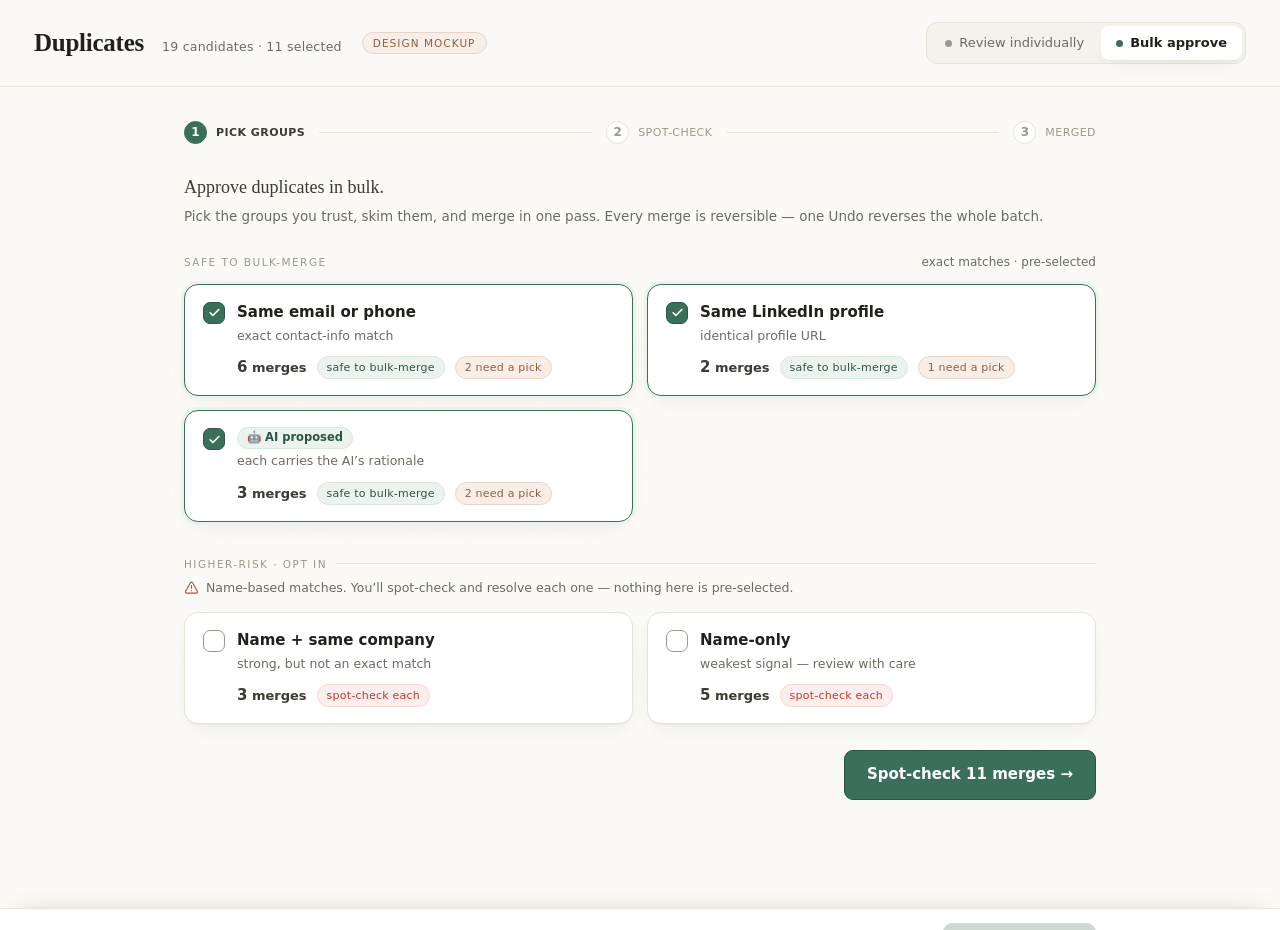
<file: design/bulk-approve-mockup.html>
<!DOCTYPE html>
<html lang="en">
<head>
<meta charset="utf-8" />
<meta name="viewport" content="width=device-width, initial-scale=1" />
<title>PRM · Bulk approve (design mockup)</title>
<!--
  Self-contained design prototype for the Duplicates → "Bulk approve" mode.
  Offline by construction (INV-1): no external requests, no web fonts, inline SVG + system serif only.
  Mock data; not wired to the daemon. Reuses workspace/styles.css tokens verbatim so it lifts into the app.
  Decisions reflected: (1) conflicts are resolved INLINE while flipping; (2) confident + AI groups are
  pre-checked, strong/fuzzy/review are opt-in behind an explicit confirm.
-->
<style>
:root{
  --paper:#fbfaf7; --panel:#fff; --parch:#f4f2ec;
  --ink:#21201b; --ink-2:#3c3a33; --muted:#6d6a60; --faint:#9c988b;
  --line:#e7e3d8; --line-2:#efece3;
  --accent:#3a6f5c; --accent-d:#2c5446; --accent-w:#ecf3ef;
  --clay:#9a5a3c; --clay-w:#f7efe7;
  --danger:#c0392b; --danger-w:#fbeeec;
  --serif:"Iowan Old Style","Palatino Linotype",Palatino,"Book Antiqua",Georgia,"Times New Roman",serif;
  --sans:-apple-system,BlinkMacSystemFont,"Segoe UI",system-ui,"Helvetica Neue",sans-serif;
  --mono:ui-monospace,SFMono-Regular,Menlo,Consolas,"Liberation Mono",monospace;
  --shadow:0 1px 2px rgba(40,36,28,.04),0 8px 24px -12px rgba(40,36,28,.14);
  --shadow-lg:0 2px 6px rgba(40,36,28,.06),0 24px 60px -22px rgba(40,36,28,.28);
}
*{box-sizing:border-box;}
html,body{height:100%;}
body{
  margin:0;color:var(--ink);background:var(--paper);
  font-family:var(--sans);font-size:15px;line-height:1.55;
  -webkit-font-smoothing:antialiased;text-rendering:optimizeLegibility;
  background-image:url("data:image/svg+xml,%3Csvg xmlns='http://www.w3.org/2000/svg' width='120' height='120'%3E%3Cfilter id='n'%3E%3CfeTurbulence type='fractalNoise' baseFrequency='0.8' numOctaves='2' stitchTiles='stitch'/%3E%3C/filter%3E%3Crect width='100%25' height='100%25' filter='url(%23n)' opacity='0.018'/%3E%3C/svg%3E");
}
.serif{font-family:var(--serif);}
.mono{font-family:var(--mono);}

/* ---------- top bar ---------- */
.topbar{display:flex;align-items:center;gap:20px;padding:22px 34px;border-bottom:1px solid var(--line);
  background:rgba(251,250,247,.86);backdrop-filter:saturate(1.1) blur(4px);position:sticky;top:0;z-index:20;}
.topbar h1{font-family:var(--serif);font-weight:600;font-size:25px;margin:0;letter-spacing:-.01em;}
.topbar h1 .sub{font-family:var(--sans);font-size:12.5px;color:var(--muted);font-weight:400;letter-spacing:.02em;margin-left:12px;}
.mocktag{font-size:10.5px;letter-spacing:.1em;text-transform:uppercase;color:var(--clay);background:var(--clay-w);
  border:1px solid #e7d6c8;border-radius:20px;padding:2px 10px;}
.undo-top{margin-left:auto;}

/* segmented mode toggle */
.modetoggle{display:inline-flex;background:var(--parch);border:1px solid var(--line);border-radius:11px;padding:3px;gap:2px;}
.modetoggle button{font:inherit;font-size:13px;font-weight:500;color:var(--muted);background:transparent;border:none;
  border-radius:8px;padding:7px 15px;cursor:pointer;transition:color .16s;display:flex;align-items:center;gap:7px;}
.modetoggle button .dot{width:7px;height:7px;border-radius:50%;background:var(--faint);transition:background .16s;}
.modetoggle button.on{background:var(--panel);color:var(--ink);box-shadow:var(--shadow);font-weight:600;}
.modetoggle button.on .dot{background:var(--accent);}

/* ---------- layout ---------- */
.wrap{max-width:980px;margin:0 auto;padding:30px 34px 130px;}

/* step rail */
.steps{display:flex;align-items:center;gap:0;margin:4px 0 30px;color:var(--faint);font-size:12.5px;}
.steps .st{display:flex;align-items:center;gap:9px;}
.steps .st .num{width:23px;height:23px;border-radius:50%;display:grid;place-items:center;font-size:12px;font-weight:600;
  border:1.5px solid var(--line);color:var(--faint);background:var(--panel);font-variant-numeric:tabular-nums;}
.steps .st .lab{letter-spacing:.04em;text-transform:uppercase;font-size:11px;}
.steps .st.on .num{border-color:var(--accent);background:var(--accent);color:#fff;}
.steps .st.on .lab{color:var(--ink-2);font-weight:600;}
.steps .st.done .num{border-color:var(--accent);color:var(--accent-d);}
.steps .bar{flex:1;height:1.5px;background:var(--line);margin:0 14px;border-radius:2px;}
.steps .bar.fill{background:var(--accent);}

.lede{font-family:var(--serif);font-size:18px;color:var(--ink-2);margin:0 0 4px;}
.lede-sub{color:var(--muted);font-size:13.5px;margin:0 0 22px;}

/* ---------- STEP 1 · group select ---------- */
.grouphdr{display:flex;align-items:baseline;gap:10px;margin:26px 0 12px;}
.grouphdr .eyebrow{font-size:10.5px;letter-spacing:.14em;text-transform:uppercase;color:var(--faint);}
.grouphdr .hint{font-size:12px;color:var(--muted);margin-left:auto;}
.groupgrid{display:grid;grid-template-columns:1fr 1fr;gap:14px;}
.groupcard{position:relative;border:1px solid var(--line);border-radius:14px;background:var(--panel);padding:16px 18px;
  cursor:pointer;transition:border-color .15s,box-shadow .15s,background .15s,transform .15s;box-shadow:var(--shadow);
  opacity:0;transform:translateY(10px);animation:rise .5s cubic-bezier(.2,.7,.2,1) forwards;animation-delay:calc(var(--i) * 55ms);}
.groupcard:hover{transform:translateY(-2px);box-shadow:var(--shadow-lg);}
@keyframes rise{to{opacity:1;transform:none;}}
.groupcard .gtop{display:flex;align-items:flex-start;gap:12px;}
.gcheck{width:22px;height:22px;border-radius:7px;border:1.6px solid var(--faint);flex:none;display:grid;place-items:center;
  margin-top:1px;transition:background .15s,border-color .15s;}
.gcheck svg{opacity:0;transform:scale(.5);transition:opacity .15s,transform .15s;}
.groupcard.on .gcheck{background:var(--accent);border-color:var(--accent-d);}
.groupcard.on .gcheck svg{opacity:1;transform:none;}
.gbody{flex:1;min-width:0;}
.gtitle{font-size:15px;font-weight:600;color:var(--ink);display:flex;align-items:center;gap:8px;}
.gsub{font-size:12.5px;color:var(--muted);margin-top:2px;}
.gmeta{display:flex;align-items:center;gap:10px;margin-top:11px;flex-wrap:wrap;}
.gcount{font-size:13px;font-weight:600;color:var(--ink-2);font-variant-numeric:tabular-nums;}
.gcount b{font-size:15px;}
.pill{font-size:11px;letter-spacing:.02em;padding:2px 9px;border-radius:20px;border:1px solid var(--line);color:var(--muted);background:var(--panel);}
.pill.safe{color:var(--accent-d);background:var(--accent-w);border-color:#d8e7e0;}
.pill.pick{color:var(--clay);background:var(--clay-w);border-color:#e7d6c8;}
.pill.caution{color:var(--danger);background:var(--danger-w);border-color:#f0d8d3;}
.groupcard.on{border-color:var(--accent);box-shadow:0 0 0 3px var(--accent-w),var(--shadow);}
.groupcard.caution.on{border-color:var(--clay);box-shadow:0 0 0 3px rgba(154,90,60,.10),var(--shadow);}
.botbadge{font-weight:600;color:var(--accent-d);background:var(--accent-w);border:1px solid #d8e7e0;border-radius:20px;
  padding:1px 9px;font-size:11.5px;}

.sectlabel{font-size:10.5px;letter-spacing:.14em;text-transform:uppercase;color:var(--faint);margin:34px 0 6px;
  display:flex;align-items:center;gap:9px;}
.sectlabel::after{content:"";flex:1;height:1px;background:var(--line);}
.cautionnote{font-size:12.5px;color:var(--muted);margin:0 0 14px;display:flex;align-items:center;gap:7px;}
.cautionnote svg{color:var(--clay);flex:none;}

/* ---------- STEP 2 · spot-check ---------- */
.spotnav{display:flex;align-items:center;gap:14px;margin-bottom:18px;}
.spotnav .pos{font-size:13px;color:var(--muted);font-variant-numeric:tabular-nums;}
.spotnav .pos b{color:var(--ink);font-weight:600;}
.tierpill{font-size:11px;text-transform:uppercase;letter-spacing:.06em;color:var(--clay);background:var(--clay-w);
  border-radius:20px;padding:2px 9px;border:1px solid #e7d6c8;}
.tierpill.confident{color:var(--accent-d);background:var(--accent-w);border-color:#d8e7e0;}
.navbtns{margin-left:auto;display:flex;gap:8px;}
.iconbtn{width:38px;height:38px;border-radius:10px;border:1px solid var(--line);background:var(--panel);cursor:pointer;
  display:grid;place-items:center;color:var(--ink-2);transition:background .14s,border-color .14s,color .14s;}
.iconbtn:hover{background:#f3f0e8;border-color:#d8cfc4;}
.iconbtn:disabled{opacity:.4;cursor:not-allowed;}
.dotsrow{display:flex;gap:5px;flex-wrap:wrap;margin:0 0 16px;}
.dotsrow .d{width:9px;height:9px;border-radius:50%;background:var(--line);cursor:pointer;transition:transform .14s,background .14s;}
.dotsrow .d.ready{background:var(--accent);}
.dotsrow .d.pick{background:var(--clay);}
.dotsrow .d.excl{background:var(--faint);opacity:.5;}
.dotsrow .d.cur{transform:scale(1.55);box-shadow:0 0 0 3px var(--paper),0 0 0 4px currentColor;}

.cardstage{position:relative;}
.mergecard{background:var(--panel);border:1px solid var(--line);border-radius:16px;box-shadow:var(--shadow);overflow:hidden;}
.mergecard.flip{animation:flip .26s cubic-bezier(.2,.7,.2,1) both;}
@keyframes flip{from{opacity:0;transform:translateX(var(--dir,16px));}to{opacity:1;transform:none;}}
.mergecard.excluded{opacity:.55;filter:grayscale(.35);}
.mc-head{padding:20px 24px;border-bottom:1px solid var(--line);background:linear-gradient(180deg,#fff,#fcfbf8);}
.mc-head .eyebrow{font-size:10.5px;letter-spacing:.12em;text-transform:uppercase;color:var(--clay);display:flex;align-items:center;gap:9px;}
.mc-head h3{font-family:var(--serif);font-weight:600;font-size:21px;margin:7px 0 12px;}
.prationale{font-family:var(--serif);font-style:italic;color:var(--muted);font-size:14px;margin:-4px 0 12px;}
.members{display:flex;flex-wrap:wrap;gap:10px;}
.member{display:flex;align-items:center;gap:9px;padding:7px 12px 7px 8px;border:1px solid var(--line);border-radius:30px;background:var(--paper);font-size:13px;}
.member .avatar{width:26px;height:26px;border-radius:50%;display:grid;place-items:center;font-family:var(--serif);
  font-size:12px;color:#fff;background:var(--accent);}
.member.into{border-color:var(--accent);background:var(--accent-w);}
.member.into .avatar{background:var(--accent-d);}
.member .who b{font-weight:600;}
.member .who span{color:var(--muted);}
.keepbadge{font-size:9.5px;letter-spacing:.06em;text-transform:uppercase;color:var(--accent-d);font-weight:700;margin-left:2px;}

.difftbl{width:100%;border-collapse:collapse;}
.difftbl tr{border-bottom:1px solid var(--line-2);}
.difftbl tr:last-child{border-bottom:none;}
.difftbl th.f{text-align:left;vertical-align:top;width:120px;padding:16px 10px 16px 24px;font-size:12px;font-weight:600;color:var(--muted);}
.difftbl td{padding:14px 24px 14px 10px;vertical-align:top;}
.single{font-size:14.5px;}
.single .from{font-size:11.5px;color:var(--faint);margin-left:6px;}
.union{display:flex;flex-direction:column;gap:8px;}
.union .u{display:flex;align-items:center;gap:10px;padding:7px 12px;background:var(--accent-w);border:1px solid #d8e7e0;border-radius:9px;font-size:14px;}
.union .u .plus{color:var(--accent-d);font-weight:700;font-family:var(--mono);}
.union .u .from{margin-left:auto;font-size:11px;color:var(--accent-d);opacity:.8;}
.keepall{font-size:11.5px;color:var(--accent-d);margin-top:6px;}
.conflict .clabel{display:flex;align-items:center;gap:7px;font-size:12px;color:var(--danger);font-weight:700;margin-bottom:9px;}
.conflict.resolved .clabel{color:var(--accent-d);}
.conflict .opts{display:flex;flex-direction:column;gap:8px;}
.opt{display:flex;align-items:center;gap:11px;padding:11px 14px;cursor:pointer;border:1px solid var(--line);border-radius:10px;
  background:var(--panel);transition:border-color .14s,background .14s,box-shadow .14s;}
.opt:hover{border-color:#d8cfc4;background:#fdfbf8;}
.opt .pick{width:18px;height:18px;border-radius:50%;border:1.5px solid var(--faint);flex:none;display:grid;place-items:center;}
.opt .pick::after{content:"";width:9px;height:9px;border-radius:50%;background:transparent;transition:background .14s;}
.opt .v{font-size:14.5px;}
.opt .from{margin-left:auto;font-size:11px;color:var(--faint);}
.opt.sel{border-color:var(--clay);background:var(--clay-w);box-shadow:0 0 0 3px rgba(154,90,60,.08);}
.opt.sel .pick{border-color:var(--clay);}
.opt.sel .pick::after{background:var(--clay);}
.opt .aitag{font-size:9.5px;letter-spacing:.05em;text-transform:uppercase;color:var(--accent-d);font-weight:700;margin-left:8px;}

.mc-foot{padding:14px 24px;border-top:1px solid var(--line);display:flex;align-items:center;gap:12px;background:#fcfbf8;}
.mc-foot .reassure{font-size:12px;color:var(--muted);}
.spacer{margin-left:auto;}
.btn{font:inherit;font-size:13.5px;padding:9px 16px;border-radius:9px;cursor:pointer;border:1px solid var(--line);
  background:var(--panel);color:var(--ink-2);transition:background .14s,color .14s,border-color .14s;}
.btn:hover{background:#f3f0e8;}
.btn.ghost{border-color:transparent;background:transparent;color:var(--muted);}
.btn.ghost:hover{color:var(--clay);background:var(--clay-w);}
.btn.danger-ghost{border-color:transparent;background:transparent;color:var(--muted);}
.btn.danger-ghost:hover{color:var(--danger);background:var(--danger-w);}
.btn.primary{background:var(--accent);border-color:var(--accent-d);color:#fff;font-weight:550;}
.btn.primary:hover{background:var(--accent-d);}
.btn.primary:disabled{background:#cdd8d2;border-color:#cdd8d2;color:#fff;cursor:not-allowed;}
.btn.big{font-size:15px;padding:12px 22px;}

/* sticky commit bar */
.commitbar{position:fixed;left:0;right:0;bottom:0;z-index:30;background:rgba(255,255,255,.92);
  backdrop-filter:saturate(1.1) blur(8px);border-top:1px solid var(--line);box-shadow:0 -8px 30px -20px rgba(40,36,28,.35);
  transform:translateY(110%);transition:transform .3s cubic-bezier(.2,.7,.2,1);}
.commitbar.show{transform:none;}
.commitbar .inner{max-width:980px;margin:0 auto;padding:14px 34px;display:flex;align-items:center;gap:18px;}
.tally{display:flex;align-items:center;gap:16px;font-size:13px;}
.tally .t{display:flex;align-items:center;gap:7px;color:var(--muted);}
.tally .t b{font-size:16px;font-variant-numeric:tabular-nums;}
.tally .t.ready b{color:var(--accent-d);}
.tally .t.pick b{color:var(--clay);}
.tally .t.excl b{color:var(--faint);}
.tally .t .swatch{width:9px;height:9px;border-radius:50%;}
.tally .t.ready .swatch{background:var(--accent);}
.tally .t.pick .swatch{background:var(--clay);}
.tally .t.excl .swatch{background:var(--faint);}

/* ---------- STEP 3 · done ---------- */
.done{max-width:560px;margin:50px auto;text-align:center;}
.done .seal{width:64px;height:64px;margin:0 auto 20px;border-radius:50%;display:grid;place-items:center;
  background:var(--accent-w);border:1px solid #d8e7e0;color:var(--accent-d);
  animation:pop .45s cubic-bezier(.2,1.4,.4,1) both;}
@keyframes pop{from{opacity:0;transform:scale(.6);}to{opacity:1;transform:none;}}
.done h2{font-family:var(--serif);font-weight:600;font-size:27px;margin:0 0 10px;}
.done p{color:var(--muted);margin:0 auto 8px;max-width:420px;}
.done .undoline{margin-top:22px;display:inline-flex;align-items:center;gap:10px;background:var(--parch);
  border:1px solid var(--line);border-radius:30px;padding:8px 8px 8px 18px;font-size:13px;color:var(--muted);}

/* tiny toast for the opt-in confirm */
.toast{position:fixed;left:50%;bottom:96px;transform:translate(-50%,20px);z-index:40;
  background:var(--ink);color:#f7f5ef;border-radius:12px;box-shadow:var(--shadow-lg);padding:14px 18px;
  display:flex;align-items:center;gap:16px;font-size:13.5px;opacity:0;pointer-events:none;transition:opacity .2s,transform .2s;
  max-width:min(520px,92vw);}
.toast.show{opacity:1;transform:translateX(-50%);pointer-events:auto;}
.toast b{color:#fff;}
.toast .tbtns{display:flex;gap:8px;margin-left:auto;flex:none;}
.toast button{font:inherit;font-size:13px;border-radius:8px;padding:6px 13px;cursor:pointer;border:1px solid #4a473f;
  background:transparent;color:#e9e6dd;}
.toast button.go{background:var(--accent);border-color:var(--accent-d);color:#fff;font-weight:600;}
.hidden{display:none !important;}

@media (max-width:720px){
  .groupgrid{grid-template-columns:1fr;}
  .wrap{padding:24px 18px 130px;}
  .topbar{flex-wrap:wrap;gap:12px;}
}
</style>
</head>
<body>

<div class="topbar">
  <h1 class="serif">Duplicates <span class="sub" id="topsub">scanning…</span></h1>
  <span class="mocktag">design mockup</span>
  <div class="modetoggle undo-top" role="tablist" aria-label="Review mode">
    <button id="mode-one"><span class="dot"></span>Review individually</button>
    <button id="mode-bulk" class="on"><span class="dot"></span>Bulk approve</button>
  </div>
</div>

<div class="wrap">

  <!-- step rail -->
  <div class="steps" id="steprail">
    <div class="st on" data-step="1"><span class="num">1</span><span class="lab">Pick groups</span></div>
    <div class="bar"></div>
    <div class="st" data-step="2"><span class="num">2</span><span class="lab">Spot-check</span></div>
    <div class="bar"></div>
    <div class="st" data-step="3"><span class="num">3</span><span class="lab">Merged</span></div>
  </div>

  <!-- ============ STEP 1 ============ -->
  <section id="step1">
    <p class="lede serif">Approve duplicates in bulk.</p>
    <p class="lede-sub">Pick the groups you trust, skim them, and merge in one pass. Every merge is reversible — one Undo reverses the whole batch.</p>

    <div class="grouphdr">
      <span class="eyebrow">Safe to bulk-merge</span>
      <span class="hint">exact matches · pre-selected</span>
    </div>
    <div class="groupgrid" id="safegrid"></div>

    <div class="sectlabel">Higher-risk · opt in</div>
    <p class="cautionnote">
      <svg width="15" height="15" viewBox="0 0 24 24" fill="none" stroke="currentColor" stroke-width="1.8" stroke-linecap="round" stroke-linejoin="round"><path d="M12 9v4M12 17h.01M10.3 4.3 2.6 18a2 2 0 0 0 1.7 3h15.4a2 2 0 0 0 1.7-3L13.7 4.3a2 2 0 0 0-3.4 0z"/></svg>
      Name-based matches. You’ll spot-check and resolve each one — nothing here is pre-selected.
    </p>
    <div class="groupgrid" id="cautiongrid"></div>
  </section>

  <!-- ============ STEP 2 ============ -->
  <section id="step2" class="hidden">
    <p class="lede serif">Flip through and spot-check.</p>
    <p class="lede-sub">Use the arrows (or ← → keys). Resolve any field marked in red; pull anything wrong out of the batch.</p>

    <div class="spotnav">
      <span class="pos"><b id="pos">1</b> of <span id="postotal">0</span></span>
      <span class="tierpill" id="curtier">confident</span>
      <div class="navbtns">
        <button class="iconbtn" id="prev" title="Previous (←)"><svg width="18" height="18" viewBox="0 0 24 24" fill="none" stroke="currentColor" stroke-width="2" stroke-linecap="round" stroke-linejoin="round"><path d="M15 18l-6-6 6-6"/></svg></button>
        <button class="iconbtn" id="next" title="Next (→)"><svg width="18" height="18" viewBox="0 0 24 24" fill="none" stroke="currentColor" stroke-width="2" stroke-linecap="round" stroke-linejoin="round"><path d="M9 18l6-6-6-6"/></svg></button>
      </div>
    </div>
    <div class="dotsrow" id="dots"></div>

    <div class="cardstage" id="stage"></div>
  </section>

  <!-- ============ STEP 3 ============ -->
  <section id="step3" class="hidden">
    <div class="done">
      <div class="seal">
        <svg width="32" height="32" viewBox="0 0 24 24" fill="none" stroke="currentColor" stroke-width="1.8" stroke-linecap="round" stroke-linejoin="round"><path d="M4 12.5l5 5L20 6.5"/></svg>
      </div>
      <h2 class="serif" id="done-h">Merged 13 duplicate sets</h2>
      <p id="done-p">13 contacts folded into their canonical record. Your imported source records were never changed.</p>
      <div class="undoline">
        ↺ One Undo reverses all 13 merges
        <button class="btn" id="done-undo">Undo batch</button>
      </div>
      <div style="margin-top:26px"><button class="btn primary big" id="done-again">Back to duplicates</button></div>
    </div>
  </section>

</div>

<!-- sticky commit bar (step 2) -->
<div class="commitbar" id="commitbar">
  <div class="inner">
    <div class="tally">
      <span class="t ready"><span class="swatch"></span><b id="t-ready">0</b> ready</span>
      <span class="t pick"><span class="swatch"></span><b id="t-pick">0</b> need a pick</span>
      <span class="t excl"><span class="swatch"></span><b id="t-excl">0</b> excluded</span>
    </div>
    <span class="reassure muted" style="font-size:12.5px" id="commit-hint"></span>
    <div class="spacer"></div>
    <button class="btn ghost" id="back-to-1">← Groups</button>
    <button class="btn primary big" id="merge-all" disabled>Merge ready</button>
  </div>
</div>

<!-- opt-in confirm toast -->
<div class="toast" id="toast">
  <span id="toast-msg"></span>
  <div class="tbtns">
    <button id="toast-no">Not now</button>
    <button class="go" id="toast-yes">Add to batch</button>
  </div>
</div>

<script>
"use strict";
const $ = (s) => document.querySelector(s);
const esc = (s) => String(s==null?"":s).replace(/[&<>"']/g,(c)=>({'&':'&amp;','<':'&lt;','>':'&gt;','"':'&quot;',"'":'&#39;'}[c]));
const initial = (n) => { const m=String(n||"").trim(); return m?m[0].toUpperCase():"?"; };
const SRC = {apple_icloud:"apple",google_takeout:"google",google_csv:"google csv",linkedin:"linkedin",facebook:"facebook",vcard:"vcard"};
const sl = (s)=>SRC[s]||s||"";

// ---------- mock data ----------
// field kinds: single {name, values:[{value,source}]}, union {name, values:[...]}, conflict {name, options:[...], ai?}
function F(name, kind, vals, opts){ return {name, kind, values:vals, options:opts}; }
function clean(name, members, fields){ return {kind:"candidate", members, fields, conflicts:[]}; }

let UID = 0;
function mk(o){ o.key="k"+(UID++); o.excluded=false; o.picks={}; return o; }

// confident · contact-info matches
const GA = [
  mk({group:"confA",kind:"candidate",tier:"confident",signals:["email_exact"],members:[
      {name:"Ada Lovelace",source:"apple_icloud"},{name:"Ada Lovelace",source:"google_takeout"}],
    fields:[F("fn","single",[{value:"Ada Lovelace",source:"apple_icloud"}]),
      F("email","union",[{value:"ada@analytical.org",source:"apple_icloud"},{value:"ada.lovelace@gmail.com",source:"google_takeout"}]),
      F("tel","union",[{value:"+1 415-555-0142",source:"apple_icloud"},{value:"+44 20 7946 0958",source:"google_takeout"}]),
      F("org","single",[{value:"Analytical Engines",source:"apple_icloud"}])]}),
  mk({group:"confA",kind:"candidate",tier:"confident",signals:["phone_exact"],members:[
      {name:"Grace Hopper",source:"apple_icloud"},{name:"Grace B. Hopper",source:"google_csv"}],
    fields:[F("fn","conflict",null,[{value:"Grace Hopper",source:"apple_icloud"},{value:"Grace B. Hopper",source:"google_csv"}]),
      F("tel","union",[{value:"+1 202-555-0179",source:"apple_icloud"}]),
      F("email","single",[{value:"grace.hopper@navy.mil",source:"google_csv"}]),
      F("org","single",[{value:"US Navy",source:"apple_icloud"}])]}),
  mk({group:"confA",kind:"candidate",tier:"confident",signals:["email_exact"],members:[
      {name:"Katherine Johnson",source:"google_takeout"},{name:"Katherine Johnson",source:"vcard"}],
    fields:[F("fn","single",[{value:"Katherine Johnson",source:"google_takeout"}]),
      F("email","union",[{value:"k.johnson@nasa.gov",source:"google_takeout"}]),
      F("org","conflict",null,[{value:"NASA",source:"google_takeout"},{value:"NACA",source:"vcard"}])]}),
  mk({group:"confA",kind:"candidate",tier:"confident",signals:["email_exact","phone_exact"],members:[
      {name:"Alan Turing",source:"apple_icloud"},{name:"Alan Turing",source:"linkedin"}],
    fields:[F("fn","single",[{value:"Alan Turing",source:"apple_icloud"}]),
      F("email","single",[{value:"a.turing@npl.uk",source:"apple_icloud"}]),
      F("url","union",[{value:"linkedin.com/in/alanturing",source:"linkedin"}]),
      F("org","single",[{value:"National Physical Laboratory",source:"apple_icloud"}])]}),
  mk({group:"confA",kind:"candidate",tier:"confident",signals:["email_exact"],members:[
      {name:"Donald Knuth",source:"apple_icloud"},{name:"Donald Knuth",source:"google_takeout"}],
    fields:[F("fn","single",[{value:"Donald Knuth",source:"apple_icloud"}]),
      F("email","union",[{value:"knuth@cs.stanford.edu",source:"apple_icloud"},{value:"don.knuth@gmail.com",source:"google_takeout"}]),
      F("org","single",[{value:"Stanford",source:"apple_icloud"}])]}),
  mk({group:"confA",kind:"candidate",tier:"confident",signals:["email_exact"],members:[
      {name:"Barbara Liskov",source:"google_takeout"},{name:"Barbara Liskov",source:"google_csv"}],
    fields:[F("fn","single",[{value:"Barbara Liskov",source:"google_takeout"}]),
      F("email","single",[{value:"liskov@mit.edu",source:"google_takeout"}]),
      F("org","single",[{value:"MIT CSAIL",source:"google_csv"}])]}),
];
// confident · LinkedIn profile
const GL = [
  mk({group:"confL",kind:"candidate",tier:"confident",signals:["profile_url"],members:[
      {name:"Radia Perlman",source:"linkedin"},{name:"Radia Perlman",source:"google_takeout"}],
    fields:[F("fn","single",[{value:"Radia Perlman",source:"google_takeout"}]),
      F("url","union",[{value:"linkedin.com/in/radiaperlman",source:"linkedin"}]),
      F("org","single",[{value:"Spanning Tree",source:"linkedin"}])]}),
  mk({group:"confL",kind:"candidate",tier:"confident",signals:["profile_url"],members:[
      {name:"Vint Cerf",source:"linkedin"},{name:"Vinton Cerf",source:"apple_icloud"}],
    fields:[F("fn","conflict",null,[{value:"Vint Cerf",source:"linkedin"},{value:"Vinton Cerf",source:"apple_icloud"}]),
      F("url","union",[{value:"linkedin.com/in/vintcerf",source:"linkedin"}]),
      F("org","single",[{value:"Internet",source:"apple_icloud"}])]}),
];
// AI proposals
const GAI = [
  mk({group:"ai",kind:"proposal",tier:"ai",created_by:"ai:local-dedup",
    rationale:"Same mobile +1 415-555-0177 and both at Cure Records — almost certainly one person.",
    signals:["phone_exact"],members:[{name:"Bob Smith",source:"linkedin"},{name:"Robert Smith",source:"apple_icloud"}],
    fields:[F("fn","conflict",null,[{value:"Robert Smith",source:"apple_icloud"},{value:"Bob Smith",source:"linkedin"}]),
      F("tel","union",[{value:"+1 415-555-0177",source:"apple_icloud"}]),
      F("org","single",[{value:"Cure Records",source:"linkedin"}])],
    aiPicks:{fn:"Robert Smith"}}),
  mk({group:"ai",kind:"proposal",tier:"ai",created_by:"ai:local-dedup",
    rationale:"Exact email margaret@mit.edu across both records.",
    signals:["email_exact"],members:[{name:"Margaret Hamilton",source:"apple_icloud"},{name:"Margaret Hamilton",source:"google_takeout"}],
    fields:[F("fn","single",[{value:"Margaret Hamilton",source:"apple_icloud"}]),
      F("email","single",[{value:"margaret@mit.edu",source:"apple_icloud"}]),
      F("org","single",[{value:"MIT",source:"google_takeout"}])],aiPicks:{}}),
  mk({group:"ai",kind:"proposal",tier:"ai",created_by:"ai:local-dedup",
    rationale:"Identical LinkedIn profile; titles differ but the person is the same.",
    signals:["profile_url"],members:[{name:"Hedy Lamarr",source:"linkedin"},{name:"Hedy Lamarr",source:"facebook"}],
    fields:[F("fn","single",[{value:"Hedy Lamarr",source:"linkedin"}]),
      F("title","conflict",null,[{value:"Inventor",source:"linkedin"},{value:"Actress & Inventor",source:"facebook"}]),
      F("url","union",[{value:"linkedin.com/in/hedylamarr",source:"linkedin"}])],aiPicks:{title:"Actress & Inventor"}}),
];
// strong · name + company (opt-in)
const GS = ["Grace Park / Grace Park · Acme","John Doe / Jon Doe · Globex","Maria Garcia / Maria Garcia · Initech"].map((n,i)=>{
  const [a,rest]=n.split(" / "); const co=rest.split(" · ")[1];
  return mk({group:"strong",kind:"candidate",tier:"strong",signals:["name+org"],members:[
      {name:a,source:"linkedin"},{name:rest.split(" · ")[0],source:"google_csv"}],
    fields:[F("fn","single",[{value:a,source:"linkedin"}]),F("org","single",[{value:co,source:"linkedin"}])]});
});
// fuzzy · name-only (opt-in)
const GF = ["Sam Lee","Chris Park","Pat Morgan","Alex Kim","Jamie Cole"].map((n)=>
  mk({group:"fuzzy",kind:"candidate",tier:"fuzzy",signals:["name_similar"],members:[
      {name:n,source:"facebook"},{name:n,source:"linkedin"}],
    fields:[F("fn","single",[{value:n,source:"facebook"}])]}));

const ITEMS = [...GA, ...GL, ...GAI, ...GS, ...GF];
const conflictsOf = (it)=> it.fields.filter(f=>f.kind==="conflict").map(f=>f.name);

const GROUPS = [
  {id:"confA", klass:"safe", title:"Same email or phone", sub:"exact contact-info match", ai:false},
  {id:"confL", klass:"safe", title:"Same LinkedIn profile", sub:"identical profile URL", ai:false},
  {id:"ai",    klass:"safe", title:"AI proposed", sub:"each carries the AI’s rationale", ai:true},
  {id:"strong",klass:"caution", title:"Name + same company", sub:"strong, but not an exact match", ai:false},
  {id:"fuzzy", klass:"caution", title:"Name-only", sub:"weakest signal — review with care", ai:false},
];
const selected = new Set(["confA","confL","ai"]);   // confident + AI pre-checked (decision 2)

// ---------- step 1 render ----------
function groupItems(id){ return ITEMS.filter(i=>i.group===id); }
function groupCard(g, idx){
  const items = groupItems(g.id);
  const nConf = items.filter(i=>conflictsOf(i).length).length;
  const on = selected.has(g.id);
  const safePill = g.klass==="safe" ? `<span class="pill safe">safe to bulk-merge</span>` : `<span class="pill caution">spot-check each</span>`;
  const pickPill = nConf ? `<span class="pill pick">${nConf} need a pick</span>` : "";
  const title = g.ai ? `<span class="botbadge">🤖 AI proposed</span>` : esc(g.title);
  const el = document.createElement("div");
  el.className = `groupcard ${g.klass}${on?" on":""}`;
  el.style.setProperty("--i", idx);
  el.dataset.id = g.id;
  el.innerHTML =
    `<div class="gtop">
       <span class="gcheck"><svg width="13" height="13" viewBox="0 0 24 24" fill="none" stroke="#fff" stroke-width="3" stroke-linecap="round" stroke-linejoin="round"><path d="M4 12.5l5 5L20 6.5"/></svg></span>
       <div class="gbody">
         <div class="gtitle">${title}</div>
         <div class="gsub">${esc(g.sub)}</div>
         <div class="gmeta"><span class="gcount"><b>${items.length}</b> merges</span>${safePill}${pickPill}</div>
       </div>
     </div>`;
  el.addEventListener("click", ()=>toggleGroup(g));
  return el;
}
function renderStep1(){
  const safe = $("#safegrid"), caut = $("#cautiongrid");
  safe.innerHTML = ""; caut.innerHTML = "";
  let i=0;
  GROUPS.filter(g=>g.klass==="safe").forEach(g=> safe.appendChild(groupCard(g,i++)));
  GROUPS.filter(g=>g.klass==="caution").forEach(g=> caut.appendChild(groupCard(g,i++)));
  updateTopSub();
}
function updateTopSub(){
  const n = ITEMS.filter(i=>selected.has(i.group)).length;
  $("#topsub").textContent = `${ITEMS.length} candidates · ${n} selected`;
}

function toggleGroup(g){
  if (selected.has(g.id)) { selected.delete(g.id); renderStep1(); return; }
  if (g.klass==="caution"){ confirmOptIn(g); return; }   // decision 2: opt-in confirm for higher-risk
  selected.add(g.id); renderStep1();
}
let pendingGroup=null;
function confirmOptIn(g){
  pendingGroup=g;
  $("#toast-msg").innerHTML = `<b>${esc(g.title)}</b> — ${groupItems(g.id).length} name-based matches. You’ll spot-check and resolve each before it merges. Add to the batch?`;
  $("#toast").classList.add("show");
}
$("#toast-yes").addEventListener("click", ()=>{ if(pendingGroup){selected.add(pendingGroup.id);renderStep1();} $("#toast").classList.remove("show"); pendingGroup=null; });
$("#toast-no").addEventListener("click", ()=>{ $("#toast").classList.remove("show"); pendingGroup=null; });

// ---------- step nav ----------
function setStep(n){
  $("#step1").classList.toggle("hidden", n!==1);
  $("#step2").classList.toggle("hidden", n!==2);
  $("#step3").classList.toggle("hidden", n!==3);
  $("#commitbar").classList.toggle("show", n===2);
  $("#steprail").querySelectorAll(".st").forEach((s)=>{
    const sn=+s.dataset.step; s.classList.toggle("on", sn===n); s.classList.toggle("done", sn<n);
  });
  $("#steprail").querySelectorAll(".bar").forEach((b,i)=> b.classList.toggle("fill", i < n-1));
}

// "Spot-check N →" lives at the bottom of step 1 too (added dynamically)
function ensureGoBtn(){
  let b = $("#go-spot");
  if(!b){ b=document.createElement("div"); b.style.cssText="display:flex;justify-content:flex-end;margin-top:26px;";
    b.innerHTML=`<button class="btn primary big" id="go-spot"></button>`; $("#step1").appendChild(b);
    $("#step1").querySelector("#go-spot").addEventListener("click", startSpotCheck); b=$("#go-spot"); }
  const n = ITEMS.filter(i=>selected.has(i.group)).length;
  b.textContent = `Spot-check ${n} merge${n===1?"":"s"} →`;
  b.disabled = n===0;
}

// ---------- step 2 spot-check ----------
let queue=[], idx=0;
function startSpotCheck(){
  queue = ITEMS.filter(i=>selected.has(i.group));
  idx=0; setStep(2); $("#postotal").textContent=queue.length; renderDots(); showCard(0); updateTally();
}
function ready(it){ return !it.excluded && conflictsOf(it).every(f=> it.picks[f]); }
function status(it){ return it.excluded?"excl":(ready(it)?"ready":"pick"); }

function renderDots(){
  const d=$("#dots"); d.innerHTML="";
  queue.forEach((it,i)=>{ const s=document.createElement("span");
    s.className=`d ${status(it)}${i===idx?" cur":""}`;
    s.style.color = status(it)==="ready"?"var(--accent)":status(it)==="pick"?"var(--clay)":"var(--faint)";
    s.title=`#${i+1}`; s.addEventListener("click",()=>showCard(i)); d.appendChild(s); });
}
function memberChips(it){
  return it.members.map((m,i)=>
    `<span class="member${i===0?" into":""}"><span class="avatar">${esc(initial(m.name))}</span><span class="who"><b>${esc(m.name)}</b> <span>${esc(sl(m.source))}</span></span>${i===0?'<span class="keepbadge">keep</span>':""}</span>`).join("");
}
function diffRows(it){
  return it.fields.map((f)=>{
    if(f.kind==="conflict"){
      const picked = it.picks[f.name];
      const resolved = !!picked;
      const opts = f.options.map((o)=>{
        const sel = picked===o.value ? " sel":"";
        const aiTag = (it.aiPicks && it.aiPicks[f.name]===o.value && !picked) ? `<span class="aitag">AI’s pick</span>`:"";
        return `<label class="opt${sel}" data-field="${esc(f.name)}" data-val="${esc(o.value)}"><span class="pick"></span><span class="v">${esc(o.value)}</span>${aiTag}<span class="from">${esc(sl(o.source))}</span></label>`;
      }).join("");
      const lbl = resolved ? `✓ you chose “${esc(picked)}”` : (it.aiPicks&&it.aiPicks[f.name] ? "⚠ differ — confirm the AI’s pick or change it" : "⚠ these differ — choose which to keep");
      return `<tr><th class="f">${esc(f.name)}</th><td><div class="conflict${resolved?" resolved":""}"><div class="clabel">${lbl}</div><div class="opts">${opts}</div></div></td></tr>`;
    }
    if(f.kind==="union" && f.values.length>1){
      const items = f.values.map((v)=>`<div class="u"><span class="plus">+</span><span>${esc(v.value)}</span><span class="from">${esc(sl(v.source))}</span></div>`).join("");
      return `<tr><th class="f">${esc(f.name)}</th><td><div class="union">${items}</div><div class="keepall">both kept</div></td></tr>`;
    }
    const v=f.values[0];
    return `<tr><th class="f">${esc(f.name)}</th><td><div class="single">${esc(v.value)} <span class="from mono">${esc(sl(v.source))}</span></div></td></tr>`;
  }).join("");
}
function showCard(i, dir){
  idx=Math.max(0,Math.min(queue.length-1,i));
  const it=queue[idx];
  $("#pos").textContent=idx+1;
  const ct=$("#curtier"); ct.textContent = it.tier==="ai"?"ai proposal":it.tier;
  ct.className = "tierpill"+(it.tier==="confident"||it.tier==="ai"?" confident":"");
  $("#prev").disabled = idx===0; $("#next").disabled = idx===queue.length-1;

  const isAI = it.kind==="proposal";
  const eyebrow = isAI
    ? `<span class="botbadge">🤖 AI proposal</span> · ${esc(it.created_by)}`
    : `${esc(it.tier)} · ${esc(it.signals.join(", "))}`;
  const head = isAI ? "The AI proposes merging these" : "These look like the same person";
  const stage=$("#stage");
  stage.innerHTML =
    `<div class="mergecard flip${it.excluded?" excluded":""}" style="--dir:${dir==="prev"?"-16px":"16px"}">
       <div class="mc-head">
         <div class="eyebrow">${eyebrow}</div>
         <h3 class="serif">${head}</h3>
         ${isAI && it.rationale ? `<p class="prationale">“${esc(it.rationale)}”</p>`:""}
         <div class="members">${memberChips(it)}</div>
       </div>
       <table class="difftbl"><tbody>${diffRows(it)}</tbody></table>
       <div class="mc-foot">
         <span class="reassure">↺ Reversible — part of one batch</span>
         <span class="spacer"></span>
         <button class="btn ${it.excluded?'':'danger-ghost'}" id="excl-btn">${it.excluded?"↩ Include in batch":"✕ Exclude this"}</button>
         <button class="btn" id="next-btn">Next →</button>
       </div>
     </div>`;
  stage.querySelectorAll(".opt").forEach((opt)=> opt.addEventListener("click", ()=>{
    it.picks[opt.dataset.field]=opt.dataset.val;
    showCard(idx); renderDots(); updateTally();
  }));
  $("#excl-btn").addEventListener("click", ()=>{ it.excluded=!it.excluded; showCard(idx); renderDots(); updateTally(); });
  $("#next-btn").addEventListener("click", ()=>{ if(idx<queue.length-1) showCard(idx+1,"next"); });
  renderDots();
}
function updateTally(){
  const r=queue.filter(ready).length;
  const p=queue.filter(i=>!i.excluded && !ready(i)).length;
  const e=queue.filter(i=>i.excluded).length;
  $("#t-ready").textContent=r; $("#t-pick").textContent=p; $("#t-excl").textContent=e;
  const btn=$("#merge-all"); btn.disabled = r===0;
  btn.textContent = `Merge ${r} ready`;
  $("#commit-hint").textContent = p>0 ? `${p} still need a pick — resolve or exclude them` : (r>0?"all set":"");
}

$("#prev").addEventListener("click", ()=>{ if(idx>0) showCard(idx-1,"prev"); });
$("#next").addEventListener("click", ()=>{ if(idx<queue.length-1) showCard(idx+1,"next"); });
document.addEventListener("keydown", (e)=>{
  if($("#step2").classList.contains("hidden")) return;
  if(e.key==="ArrowLeft" && idx>0) showCard(idx-1,"prev");
  if(e.key==="ArrowRight" && idx<queue.length-1) showCard(idx+1,"next");
});
$("#back-to-1").addEventListener("click", ()=> setStep(1) || ensureGoBtn());

// ---------- step 3 ----------
$("#merge-all").addEventListener("click", ()=>{
  const r=queue.filter(ready).length;
  $("#done-h").textContent = `Merged ${r} duplicate set${r===1?"":"s"}`;
  $("#done-p").textContent = `${r} contact${r===1?" was":"s were"} folded into ${r===1?"its":"their"} canonical record, in one transaction. Your imported source records were never changed.`;
  $(".undoline").firstChild.textContent = `↺ One Undo reverses all ${r} merges `;
  setStep(3);
});
$("#done-again").addEventListener("click", ()=>{ setStep(1); ensureGoBtn(); });
$("#done-undo").addEventListener("click", ()=>{ setStep(1); ensureGoBtn(); });

// mode toggle (visual only in the mockup)
$("#mode-one").addEventListener("click", ()=>{ $("#mode-one").classList.add("on"); $("#mode-bulk").classList.remove("on");
  alert("(mockup) ‘Review individually’ is the existing one-at-a-time flow."); $("#mode-one").classList.remove("on"); $("#mode-bulk").classList.add("on"); });

// ---------- init ----------
renderStep1(); ensureGoBtn(); setStep(1);
</script>
</body>
</html>
</file>
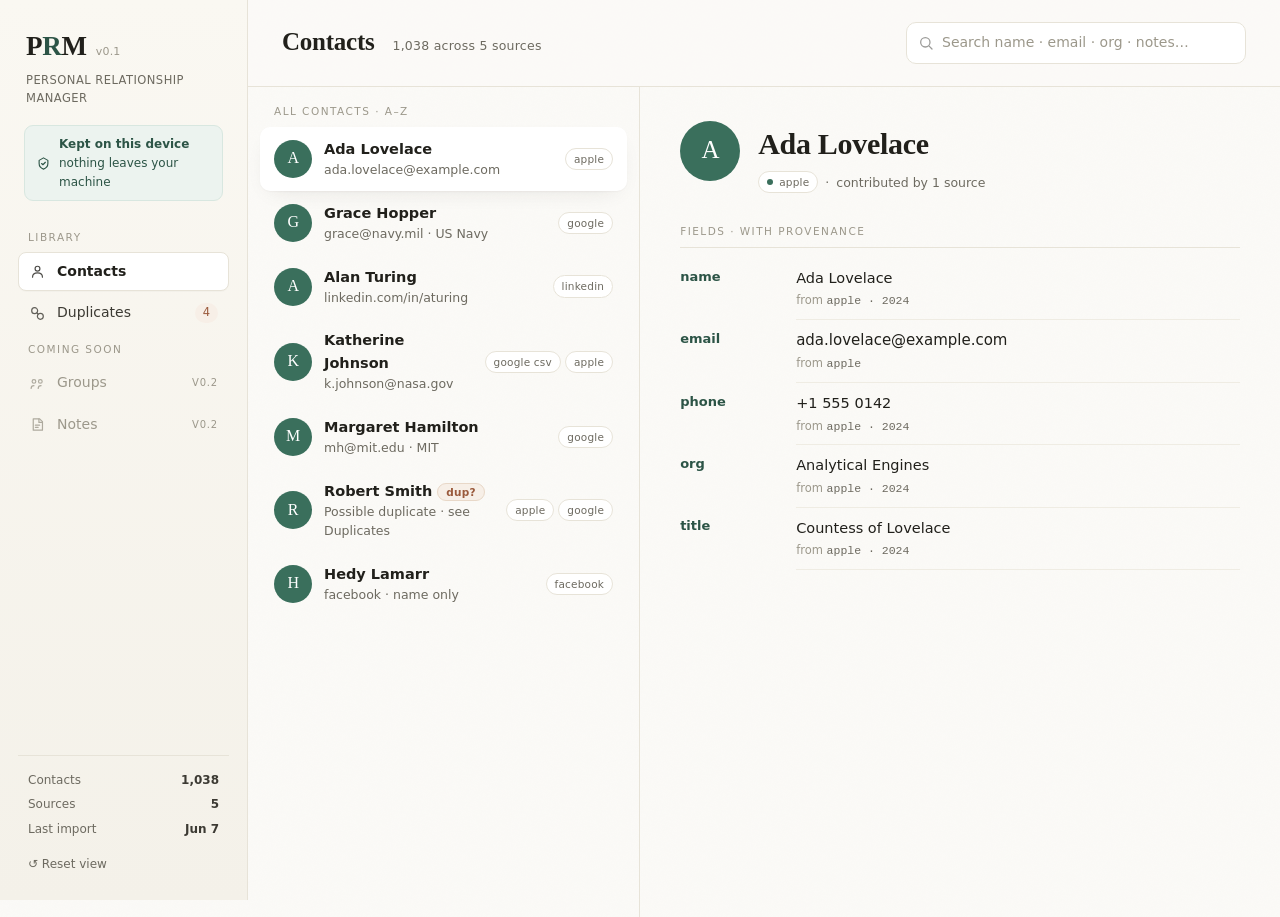
<file: design/workspace-mockup.html>
<!DOCTYPE html>
<html lang="en">
<head>
<meta charset="utf-8" />
<meta name="viewport" content="width=device-width, initial-scale=1" />
<title>PRM workspace — design mockup</title>
<!--
  PRM workspace — design mockup ("The personal archive").
  Self-contained: no external requests, no web fonts, no build step (mirrors INV-1 / the real
  workspace constraints). Sample data is inline. This is a design artifact for review, not wired to
  the daemon — the real M3d build implements these surfaces against /api/*.
-->
<style>
  :root {
    /* warm paper + ink */
    --paper:    #fbfaf7;
    --panel:    #ffffff;
    --parch:    #f4f2ec;
    --ink:      #21201b;
    --ink-2:    #3c3a33;
    --muted:    #6d6a60;
    --faint:    #9c988b;
    --line:     #e7e3d8;
    --line-2:   #efece3;
    /* muted green accent */
    --accent:   #3a6f5c;
    --accent-d: #2c5446;
    --accent-w: #ecf3ef;
    /* clay — conflict (warm, never alarming) */
    --clay:     #9a5a3c;
    --clay-w:   #f7efe7;
    /* type */
    --serif: "Iowan Old Style", "Palatino Linotype", Palatino, "Book Antiqua", Georgia, "Times New Roman", serif;
    --sans:  -apple-system, BlinkMacSystemFont, "Segoe UI", system-ui, "Helvetica Neue", sans-serif;
    --mono:  ui-monospace, SFMono-Regular, Menlo, Consolas, "Liberation Mono", monospace;
    --shadow: 0 1px 2px rgba(40,36,28,.04), 0 8px 24px -12px rgba(40,36,28,.14);
  }

  * { box-sizing: border-box; }
  html, body { height: 100%; }
  body {
    margin: 0; color: var(--ink); background: var(--paper);
    font-family: var(--sans); font-size: 15px; line-height: 1.55;
    -webkit-font-smoothing: antialiased; text-rendering: optimizeLegibility;
    /* faint paper grain — inline SVG, offline-safe */
    background-image: url("data:image/svg+xml,%3Csvg xmlns='http://www.w3.org/2000/svg' width='120' height='120'%3E%3Cfilter id='n'%3E%3CfeTurbulence type='fractalNoise' baseFrequency='0.8' numOctaves='2' stitchTiles='stitch'/%3E%3C/filter%3E%3Crect width='100%25' height='100%25' filter='url(%23n)' opacity='0.018'/%3E%3C/svg%3E");
  }
  .serif { font-family: var(--serif); }
  .mono  { font-family: var(--mono); }
  .muted { color: var(--muted); }
  ::selection { background: var(--accent-w); }
  a { color: var(--accent-d); text-decoration: none; }

  /* ---- shell -------------------------------------------------------- */
  .app { display: grid; grid-template-columns: 248px 1fr; min-height: 100vh; }

  /* ---- sidebar (the menu) ------------------------------------------- */
  .sidebar {
    position: sticky; top: 0; height: 100vh;
    display: flex; flex-direction: column;
    background: linear-gradient(180deg, #faf8f2 0%, #f4f1e9 100%);
    border-right: 1px solid var(--line);
    padding: 26px 18px 18px;
  }
  .brand { display: flex; align-items: baseline; gap: 9px; padding: 0 8px 2px; }
  .brand .mark { font-family: var(--serif); font-size: 27px; font-weight: 600; letter-spacing: -.01em; color: var(--ink); }
  .brand .mark em { color: var(--accent-d); font-style: normal; }
  .brand .ver { font-size: 11px; color: var(--faint); letter-spacing: .02em; }
  .tagline { font-size: 11.5px; color: var(--muted); letter-spacing: .04em; text-transform: uppercase; padding: 0 8px; margin-top: 2px; }

  .device {
    display: flex; align-items: center; gap: 8px;
    margin: 18px 6px 22px; padding: 9px 11px;
    background: var(--accent-w); border: 1px solid #d8e7e0; border-radius: 9px;
    font-size: 12px; color: var(--accent-d);
  }
  .device svg { flex: none; }
  .device b { font-weight: 600; }

  nav.menu { display: flex; flex-direction: column; gap: 2px; }
  .navlabel { font-size: 10.5px; letter-spacing: .14em; text-transform: uppercase; color: var(--faint); padding: 6px 10px 4px; }
  .navitem {
    display: flex; align-items: center; gap: 11px;
    padding: 8px 10px; border-radius: 8px; cursor: pointer;
    color: var(--ink-2); font-size: 14px; font-weight: 450;
    border: 1px solid transparent; transition: background .14s, color .14s, border-color .14s;
  }
  .navitem svg { flex: none; opacity: .8; }
  .navitem .count { margin-left: auto; font-size: 11.5px; font-variant-numeric: tabular-nums;
    background: var(--clay-w); color: var(--clay); border-radius: 20px; padding: 1px 8px; }
  .navitem:hover { background: #efece3; }
  .navitem.active { background: var(--panel); border-color: var(--line); color: var(--ink);
    box-shadow: 0 1px 0 rgba(40,36,28,.02); font-weight: 550; }
  .navitem.active::before { content: ""; position: absolute; }
  .navitem.soon { color: var(--faint); cursor: default; }
  .navitem.soon:hover { background: transparent; }
  .navitem.soon .tag { margin-left: auto; font-size: 10px; letter-spacing: .08em; text-transform: uppercase; color: var(--faint); }

  .sidefoot { margin-top: auto; padding: 12px 10px 4px; border-top: 1px solid var(--line); font-size: 12px; color: var(--muted); }
  .sidefoot .stat { display: flex; justify-content: space-between; padding: 3px 0; }
  .sidefoot .stat b { color: var(--ink-2); font-weight: 600; font-variant-numeric: tabular-nums; }
  .resetbtn { margin-top: 10px; width: 100%; text-align: left; background: none; border: none;
    color: var(--muted); font: inherit; font-size: 12px; cursor: pointer; padding: 4px 0; }
  .resetbtn:hover { color: var(--clay); }

  /* ---- main --------------------------------------------------------- */
  main { min-width: 0; }
  .view { display: none; animation: rise .5s cubic-bezier(.2,.7,.2,1) both; }
  .view.show { display: block; }
  @keyframes rise { from { opacity: 0; transform: translateY(8px); } to { opacity: 1; transform: none; } }

  .topbar {
    display: flex; align-items: center; gap: 20px;
    padding: 22px 34px; border-bottom: 1px solid var(--line);
    background: rgba(251,250,247,.86); backdrop-filter: saturate(1.1) blur(4px);
    position: sticky; top: 0; z-index: 5;
  }
  .topbar h1 { font-family: var(--serif); font-weight: 600; font-size: 25px; margin: 0; letter-spacing: -.01em; }
  .topbar h1 .sub { font-family: var(--sans); font-size: 12.5px; color: var(--muted); font-weight: 400; letter-spacing: .02em; margin-left: 12px; }

  .searchwrap { margin-left: auto; position: relative; width: 340px; max-width: 42vw; }
  .searchwrap svg { position: absolute; left: 12px; top: 50%; transform: translateY(-50%); opacity: .45; }
  #q { width: 100%; padding: 9px 13px 9px 35px; font: inherit; font-size: 14px;
    border: 1px solid var(--line); border-radius: 10px; background: var(--panel); color: var(--ink); }
  #q::placeholder { color: var(--faint); }
  #q:focus { outline: none; border-color: var(--accent); box-shadow: 0 0 0 3px var(--accent-w); }

  /* ---- contacts: list + detail ------------------------------------- */
  .split { display: grid; grid-template-columns: minmax(300px, 38%) 1fr; min-height: calc(100vh - 70px); }
  .list { border-right: 1px solid var(--line); overflow: auto; }
  .listhead { font-size: 10.5px; letter-spacing: .14em; text-transform: uppercase; color: var(--faint);
    padding: 16px 26px 8px; }
  ol.rows { list-style: none; margin: 0; padding: 0 12px 28px; }
  .row { display: grid; grid-template-columns: 38px 1fr auto; gap: 0 12px; align-items: center;
    padding: 11px 14px; border-radius: 10px; cursor: pointer; transition: background .13s; }
  .row:hover { background: #f1eee6; }
  .row.active { background: var(--panel); box-shadow: var(--shadow); }
  .avatar { grid-column: 1; grid-row: 1 / span 2; width: 38px; height: 38px; border-radius: 50%;
    display: grid; place-items: center; font-family: var(--serif); font-size: 16px; color: #fff;
    background: var(--accent); letter-spacing: -.02em; }
  .row .nm { grid-column: 2; grid-row: 1; font-size: 14.5px; font-weight: 550; color: var(--ink); }
  .row .sub { grid-column: 2; grid-row: 2; font-size: 12.5px; color: var(--muted); }
  .row .srcs { grid-column: 3; grid-row: 1 / span 2; justify-self: end; align-self: center; display: flex; gap: 4px; }

  .chip { font-size: 10.5px; letter-spacing: .02em; padding: 2px 8px; border-radius: 20px;
    border: 1px solid var(--line); color: var(--muted); background: var(--panel); white-space: nowrap; }
  .chip.src { text-transform: lowercase; }
  .chip.dot::before { content: ""; display: inline-block; width: 6px; height: 6px; border-radius: 50%;
    background: var(--accent); margin-right: 6px; vertical-align: 1px; }

  .detail { overflow: auto; padding: 34px 40px 60px; }
  .detail .ph { color: var(--faint); margin-top: 60px; font-size: 15px; }
  .dhead { display: flex; align-items: flex-start; gap: 18px; }
  .dhead .avatar { width: 60px; height: 60px; font-size: 25px; }
  .dhead h2 { font-family: var(--serif); font-weight: 600; font-size: 30px; margin: 0 0 4px; letter-spacing: -.01em; }
  .dmeta { display: flex; flex-wrap: wrap; gap: 7px; align-items: center; color: var(--muted); font-size: 12.5px; }
  .seg { font-size: 10.5px; letter-spacing: .14em; text-transform: uppercase; color: var(--faint);
    margin: 30px 0 10px; padding-bottom: 7px; border-bottom: 1px solid var(--line); }
  table.kv { width: 100%; border-collapse: collapse; }
  table.kv th { text-align: left; font-weight: 550; color: var(--accent-d); font-size: 13px;
    padding: 9px 18px 9px 0; vertical-align: top; white-space: nowrap; width: 116px; }
  table.kv td { padding: 9px 0; vertical-align: top; border-bottom: 1px solid var(--line-2); }
  table.kv .val { font-size: 14.5px; }
  table.kv .prov { font-size: 11.5px; color: var(--faint); margin-top: 3px; }
  table.kv .prov .mono { color: var(--muted); }
  .union-val { display: flex; flex-direction: column; gap: 7px; }
  .union-val .u { display: flex; align-items: baseline; gap: 8px; }

  /* ---- duplicates --------------------------------------------------- */
  .dupwrap { max-width: 880px; margin: 0 auto; padding: 30px 34px 70px; }
  .progress { display: flex; align-items: center; gap: 14px; margin-bottom: 20px; }
  .progress .dots { display: flex; gap: 6px; }
  .progress .dots i { width: 8px; height: 8px; border-radius: 50%; background: var(--line); display: block; }
  .progress .dots i.done { background: var(--accent); }
  .progress .dots i.cur { background: var(--clay); box-shadow: 0 0 0 3px var(--clay-w); }
  .progress .lbl { font-size: 13px; color: var(--muted); }
  .progress .lbl b { color: var(--ink); font-weight: 600; }

  .mergecard { background: var(--panel); border: 1px solid var(--line); border-radius: 16px;
    box-shadow: var(--shadow); overflow: hidden; }
  .mc-head { padding: 20px 24px; border-bottom: 1px solid var(--line); background: linear-gradient(180deg,#fff, #fcfbf8); }
  .mc-head .eyebrow { font-size: 10.5px; letter-spacing: .14em; text-transform: uppercase; color: var(--clay); }
  .mc-head h3 { font-family: var(--serif); font-weight: 600; font-size: 21px; margin: 5px 0 12px; }
  .members { display: flex; flex-wrap: wrap; gap: 10px; }
  .member { display: flex; align-items: center; gap: 9px; padding: 7px 12px 7px 8px;
    border: 1px solid var(--line); border-radius: 30px; background: var(--paper); font-size: 13px; }
  .member .avatar { width: 26px; height: 26px; font-size: 12px; }
  .member .who b { font-weight: 600; }
  .member .who span { color: var(--muted); }

  .difftbl { width: 100%; border-collapse: collapse; }
  .difftbl tr { border-bottom: 1px solid var(--line-2); }
  .difftbl tr:last-child { border-bottom: none; }
  .difftbl th.f { text-align: left; vertical-align: top; width: 120px; padding: 16px 10px 16px 24px;
    font-size: 12px; font-weight: 600; color: var(--muted); letter-spacing: .02em; }
  .difftbl td { padding: 14px 24px 14px 10px; vertical-align: top; }

  .union { display: flex; flex-direction: column; gap: 8px; }
  .union .u { display: flex; align-items: center; gap: 10px; padding: 7px 12px;
    background: var(--accent-w); border: 1px solid #d8e7e0; border-radius: 9px; font-size: 14px; }
  .union .u .plus { color: var(--accent-d); font-weight: 700; font-family: var(--mono); }
  .union .u .from { margin-left: auto; font-size: 11px; color: var(--accent-d); opacity: .8; }
  .keepall { font-size: 11.5px; color: var(--accent-d); margin-top: 2px; }

  .single { font-size: 14.5px; }
  .single .from { font-size: 11.5px; color: var(--faint); margin-top: 3px; }

  .conflict .clabel { display: flex; align-items: center; gap: 7px; font-size: 12px; color: var(--clay); margin-bottom: 9px; }
  .conflict .opts { display: flex; flex-direction: column; gap: 8px; }
  .opt { display: flex; align-items: center; gap: 11px; padding: 11px 14px; cursor: pointer;
    border: 1px solid var(--line); border-radius: 10px; background: var(--panel);
    transition: border-color .14s, background .14s, box-shadow .14s; }
  .opt:hover { border-color: #d8cfc4; background: #fdfbf8; }
  .opt .pick { width: 18px; height: 18px; border-radius: 50%; border: 1.5px solid var(--faint); flex: none;
    display: grid; place-items: center; transition: border-color .14s; }
  .opt .pick::after { content: ""; width: 9px; height: 9px; border-radius: 50%; background: transparent; transition: background .14s; }
  .opt .v { font-size: 14.5px; }
  .opt .from { margin-left: auto; font-size: 11px; color: var(--faint); }
  .opt.sel { border-color: var(--clay); background: var(--clay-w); box-shadow: 0 0 0 3px rgba(154,90,60,.08); }
  .opt.sel .pick { border-color: var(--clay); }
  .opt.sel .pick::after { background: var(--clay); }

  .mc-foot { padding: 18px 24px; border-top: 1px solid var(--line);
    display: flex; align-items: center; gap: 12px; background: #fcfbf8; }
  .reassure { font-size: 12px; color: var(--muted); display: flex; align-items: center; gap: 7px; }
  .reassure svg { opacity: .7; }
  .spacer { margin-left: auto; }
  .btn { font: inherit; font-size: 13.5px; padding: 9px 16px; border-radius: 9px; cursor: pointer;
    border: 1px solid var(--line); background: var(--panel); color: var(--ink-2); transition: all .14s; }
  .btn:hover { background: #f3f0e8; }
  .btn.ghost { border-color: transparent; background: transparent; color: var(--muted); }
  .btn.ghost:hover { color: var(--clay); background: var(--clay-w); }
  .btn.primary { background: var(--accent); border-color: var(--accent-d); color: #fff; font-weight: 550; box-shadow: 0 1px 0 rgba(0,0,0,.05); }
  .btn.primary:hover { background: var(--accent-d); }
  .btn.primary:disabled { background: #cdd8d2; border-color: #cdd8d2; color: #fff; cursor: not-allowed; box-shadow: none; }

  /* ---- toast -------------------------------------------------------- */
  .toast { position: fixed; left: 50%; bottom: 26px; transform: translate(-50%, 20px);
    background: var(--ink); color: #fbfaf7; padding: 11px 16px; border-radius: 11px; font-size: 13.5px;
    display: flex; align-items: center; gap: 14px; box-shadow: 0 10px 30px -8px rgba(0,0,0,.4);
    opacity: 0; pointer-events: none; transition: opacity .2s, transform .2s; }
  .toast.show { opacity: 1; transform: translate(-50%, 0); pointer-events: auto; }
  .toast button { background: none; border: none; color: #9fd8c4; font: inherit; font-weight: 600; cursor: pointer; }

  @media (max-width: 820px) {
    .app { grid-template-columns: 1fr; }
    .sidebar { position: static; height: auto; flex-direction: row; flex-wrap: wrap; align-items: center; }
    nav.menu { flex-direction: row; }
    .navlabel, .device, .tagline, .sidefoot { display: none; }
    .split { grid-template-columns: 1fr; }
    .list { border-right: none; border-bottom: 1px solid var(--line); max-height: 40vh; }
  }
</style>
</head>
<body>
<div class="app">

  <!-- ============ SIDEBAR / MENU ============ -->
  <aside class="sidebar">
    <div class="brand"><span class="mark serif">P<em>R</em>M</span><span class="ver">v0.1</span></div>
    <div class="tagline">personal relationship manager</div>

    <div class="device" title="Your contact data never leaves this device (INV-1).">
      <svg width="15" height="15" viewBox="0 0 24 24" fill="none" stroke="currentColor" stroke-width="1.8" stroke-linecap="round" stroke-linejoin="round"><path d="M12 3l7 4v5c0 4.5-3 7.5-7 9-4-1.5-7-4.5-7-9V7z"/><path d="M9 12l2 2 4-4"/></svg>
      <span><b>Kept on this device</b><br>nothing leaves your machine</span>
    </div>

    <nav class="menu">
      <div class="navlabel">Library</div>
      <div class="navitem active" data-view="contacts">
        <svg width="17" height="17" viewBox="0 0 24 24" fill="none" stroke="currentColor" stroke-width="1.7" stroke-linecap="round" stroke-linejoin="round"><circle cx="12" cy="8" r="3.4"/><path d="M5 20c0-3.6 3-6 7-6s7 2.4 7 6"/></svg>
        Contacts
      </div>
      <div class="navitem" data-view="duplicates">
        <svg width="17" height="17" viewBox="0 0 24 24" fill="none" stroke="currentColor" stroke-width="1.7" stroke-linecap="round" stroke-linejoin="round"><circle cx="8" cy="8" r="4.2"/><circle cx="16" cy="16" r="4.2"/><path d="M11 11l2 2"/></svg>
        Duplicates <span class="count">4</span>
      </div>
      <div class="navlabel">Coming soon</div>
      <div class="navitem soon"><svg width="17" height="17" viewBox="0 0 24 24" fill="none" stroke="currentColor" stroke-width="1.7" stroke-linecap="round" stroke-linejoin="round"><circle cx="7" cy="9" r="2.6"/><circle cx="16" cy="9" r="2.6"/><path d="M3 19c0-2.5 1.8-4 4-4m6 4c0-2.5 1.8-4 4-4"/></svg> Groups <span class="tag">v0.2</span></div>
      <div class="navitem soon"><svg width="17" height="17" viewBox="0 0 24 24" fill="none" stroke="currentColor" stroke-width="1.7" stroke-linecap="round" stroke-linejoin="round"><path d="M6 4h9l4 4v12H6z"/><path d="M14 4v5h5M9 13h6M9 16h4"/></svg> Notes <span class="tag">v0.2</span></div>
    </nav>

    <div class="sidefoot">
      <div class="stat"><span>Contacts</span><b>1,038</b></div>
      <div class="stat"><span>Sources</span><b>5</b></div>
      <div class="stat"><span>Last import</span><b>Jun 7</b></div>
      <button class="resetbtn" id="reset" title="Clear the view (always reachable)">↺ Reset view</button>
    </div>
  </aside>

  <!-- ============ MAIN ============ -->
  <main>

    <!-- ---- CONTACTS ---- -->
    <section class="view show" id="contacts">
      <div class="topbar">
        <h1 class="serif">Contacts <span class="sub">1,038 across 5 sources</span></h1>
        <div class="searchwrap">
          <svg width="16" height="16" viewBox="0 0 24 24" fill="none" stroke="currentColor" stroke-width="1.9" stroke-linecap="round"><circle cx="11" cy="11" r="7"/><path d="M21 21l-4.3-4.3"/></svg>
          <input id="q" type="search" placeholder="Search name · email · org · notes…" autocomplete="off" />
        </div>
      </div>
      <div class="split">
        <div class="list">
          <div class="listhead">All contacts · A–Z</div>
          <ol class="rows" id="rows"></ol>
        </div>
        <div class="detail" id="detail"><p class="ph">Select a contact to see its fields and where each value came from.</p></div>
      </div>
    </section>

    <!-- ---- DUPLICATES ---- -->
    <section class="view" id="duplicates">
      <div class="topbar">
        <h1 class="serif">Duplicates <span class="sub">review one at a time · nothing changes until you approve</span></h1>
      </div>
      <div class="dupwrap">
        <div class="progress">
          <div class="dots"><i class="cur"></i><i></i><i></i><i></i></div>
          <div class="lbl"><b>1</b> of 4 possible duplicates</div>
        </div>
        <div id="merge"></div>
      </div>
    </section>

  </main>
</div>

<div class="toast" id="toast"><span id="toastmsg">Merged.</span><button id="undo">Undo</button></div>

<script>
"use strict";
// ---- sample data (stand-in for the daemon's /api responses) ----
const SOURCES = { apple_icloud:"apple", google_takeout:"google", linkedin:"linkedin", google_csv:"google csv", facebook:"facebook" };
const CONTACTS = [
  { id:"c1", fn:"Ada Lovelace", avatar:"A", sub:"ada.lovelace@example.com", srcs:["apple_icloud"],
    fields:[
      {k:"name", v:"Ada Lovelace", prov:"apple · 2024"},
      {k:"email", union:[{v:"ada.lovelace@example.com", from:"apple"}]},
      {k:"phone", v:"+1 555 0142", prov:"apple · 2024"},
      {k:"org", v:"Analytical Engines", prov:"apple · 2024"},
      {k:"title", v:"Countess of Lovelace", prov:"apple · 2024"} ] },
  { id:"c2", fn:"Grace Hopper", avatar:"G", sub:"grace@navy.mil · US Navy", srcs:["google_takeout"],
    fields:[
      {k:"name", v:"Grace Hopper", prov:"google · 2023"},
      {k:"email", union:[{v:"grace@navy.mil", from:"google"}]},
      {k:"org", v:"US Navy", prov:"google · 2023"},
      {k:"title", v:"Rear Admiral", prov:"google · 2023"} ] },
  { id:"c3", fn:"Alan Turing", avatar:"A", sub:"linkedin.com/in/aturing", srcs:["linkedin"],
    fields:[
      {k:"name", v:"Alan Turing", prov:"linkedin"},
      {k:"url", v:"linkedin.com/in/aturing", prov:"linkedin"},
      {k:"org", v:"NPL", prov:"linkedin"} ] },
  { id:"c4", fn:"Katherine Johnson", avatar:"K", sub:"k.johnson@nasa.gov", srcs:["google_csv","apple_icloud"],
    fields:[
      {k:"name", v:"Katherine Johnson", prov:"apple · 2024"},
      {k:"email", union:[{v:"k.johnson@nasa.gov", from:"google csv"},{v:"katherine@example.com", from:"apple"}]},
      {k:"org", v:"NASA", prov:"google csv · 2022"} ] },
  { id:"c5", fn:"Margaret Hamilton", avatar:"M", sub:"mh@mit.edu · MIT", srcs:["google_takeout"], fields:[
      {k:"name", v:"Margaret Hamilton", prov:"google · 2023"},
      {k:"email", union:[{v:"mh@mit.edu", from:"google"}]},
      {k:"org", v:"MIT Instrumentation Lab", prov:"google · 2023"} ] },
  { id:"c6", fn:"Robert Smith", avatar:"R", sub:"Possible duplicate · see Duplicates", srcs:["apple_icloud","google_takeout"], dup:true, fields:[
      {k:"name", v:"Robert Smith", prov:"apple · 2021"},
      {k:"email", union:[{v:"bob@example.com", from:"google"},{v:"r.smith@work.com", from:"apple"}]},
      {k:"phone", v:"+1 555 0100", prov:"google · 2024"},
      {k:"org", v:"Cure Records", prov:"apple · 2021"} ] },
  { id:"c7", fn:"Hedy Lamarr", avatar:"H", sub:"facebook · name only", srcs:["facebook"], fields:[
      {k:"name", v:"Hedy Lamarr", prov:"facebook"} ] },
];

const detailEl = document.getElementById("detail");
const rowsEl = document.getElementById("rows");

function chip(src){ return `<span class="chip src">${SOURCES[src]||src}</span>`; }

function renderRows(){
  rowsEl.innerHTML = CONTACTS.map(c => `
    <li class="row" data-id="${c.id}">
      <span class="avatar">${c.avatar}</span>
      <span class="nm">${c.fn}${c.dup?' <span class="chip" style="border-color:#e8d8c8;color:#9a5a3c;background:#f7efe7">dup?</span>':''}</span>
      <span class="sub">${c.sub}</span>
      <span class="srcs">${c.srcs.map(chip).join("")}</span>
    </li>`).join("");
  rowsEl.querySelectorAll(".row").forEach(r =>
    r.addEventListener("click", () => selectContact(r.dataset.id, r)));
}

function fieldRow(f){
  if (f.union){
    const items = f.union.map(u => `<div class="u"><span>${u.v}</span></div>`).join("");
    return `<tr><th>${f.k}</th><td><div class="union-val">${items}</div>
      <div class="prov">${f.union.map(u=>`from <span class="mono">${u.from}</span>`).join(" · ")}</div></td></tr>`;
  }
  return `<tr><th>${f.k}</th><td><div class="val">${f.v}</div><div class="prov">from <span class="mono">${f.prov}</span></div></td></tr>`;
}

function selectContact(id, rowEl){
  document.querySelectorAll(".row.active").forEach(r=>r.classList.remove("active"));
  if (rowEl) rowEl.classList.add("active");
  const c = CONTACTS.find(x=>x.id===id);
  detailEl.innerHTML = `
    <div class="dhead">
      <span class="avatar">${c.avatar}</span>
      <div>
        <h2 class="serif">${c.fn}</h2>
        <div class="dmeta">${c.srcs.map(s=>`<span class="chip dot">${SOURCES[s]||s}</span>`).join("")}
          <span>·</span><span>contributed by ${c.srcs.length} source${c.srcs.length>1?'s':''}</span></div>
      </div>
    </div>
    <div class="seg">Fields · with provenance</div>
    <table class="kv">${c.fields.map(fieldRow).join("")}</table>`;
}

// ---- duplicates: one cluster, neutral, one-at-a-time ----
const CLUSTER = {
  members:[
    {avatar:"R", name:"Robert Smith", from:"apple · 2021"},
    {avatar:"B", name:"Bob Smith", from:"google · 2024"} ],
  fields:[
    { k:"name", type:"conflict", options:[
        {v:"Robert Smith", from:"apple"}, {v:"Bob Smith", from:"google"} ] },
    { k:"email", type:"union", values:[{v:"r.smith@work.com",from:"apple"},{v:"bob@example.com",from:"google"}] },
    { k:"phone", type:"single", v:"+1 555 0100", from:"google" },
    { k:"org",   type:"single", v:"Cure Records", from:"apple" },
  ]
};
let pickedName = null;

function renderMerge(){
  const rows = CLUSTER.fields.map((f,i) => {
    if (f.type==="union")
      return `<tr><th class="f">${f.k}</th><td>
        <div class="union">${f.values.map(v=>`<div class="u"><span class="plus">+</span><span>${v.v}</span><span class="from">${v.from}</span></div>`).join("")}</div>
        <div class="keepall">both kept — emails never conflict, they combine</div></td></tr>`;
    if (f.type==="single")
      return `<tr><th class="f">${f.k}</th><td><div class="single">${f.v}<div class="from">only on <span class="mono">${f.from}</span> — kept as-is</div></div></td></tr>`;
    // conflict
    return `<tr><th class="f">${f.k}</th><td><div class="conflict">
      <div class="clabel"><svg width="14" height="14" viewBox="0 0 24 24" fill="none" stroke="currentColor" stroke-width="2" stroke-linecap="round"><path d="M12 3l9 16H3z"/><path d="M12 10v4M12 17v.5"/></svg> these differ — choose which to keep</div>
      <div class="opts" id="nameopts">
        ${f.options.map((o,j)=>`<label class="opt" data-j="${j}"><span class="pick"></span><span class="v">${o.v}</span><span class="from">${o.from}</span></label>`).join("")}
      </div></div></td></tr>`;
  }).join("");

  document.getElementById("merge").innerHTML = `
    <div class="mergecard">
      <div class="mc-head">
        <div class="eyebrow">Possible duplicate</div>
        <h3 class="serif">Two cards that look like the same person</h3>
        <div class="members">${CLUSTER.members.map(m=>`<span class="member"><span class="avatar">${m.avatar}</span><span class="who"><b>${m.name}</b> <span>${m.from}</span></span></span>`).join("")}</div>
      </div>
      <table class="difftbl"><tbody>${rows}</tbody></table>
      <div class="mc-foot">
        <span class="reassure"><svg width="14" height="14" viewBox="0 0 24 24" fill="none" stroke="currentColor" stroke-width="1.8" stroke-linecap="round" stroke-linejoin="round"><path d="M3 12a9 9 0 109-9"/><path d="M3 4v4h4"/></svg> Reversible — undo anytime</span>
        <span class="spacer"></span>
        <button class="btn ghost" onclick="toast('Marked “not a duplicate”.')">Not a duplicate</button>
        <button class="btn ghost" onclick="toast('Skipped for now.')">Skip</button>
        <button class="btn primary" id="approve" disabled>Approve merge</button>
      </div>
    </div>`;

  document.querySelectorAll("#nameopts .opt").forEach(opt =>
    opt.addEventListener("click", () => {
      document.querySelectorAll("#nameopts .opt").forEach(o=>o.classList.remove("sel"));
      opt.classList.add("sel");
      pickedName = opt.querySelector(".v").textContent;
      document.getElementById("approve").disabled = false;
    }));
  document.getElementById("approve").addEventListener("click", () =>
    toast(`Merged as “${pickedName}”.`));
}

// ---- nav, reset, toast ----
function show(view){
  document.querySelectorAll(".navitem[data-view]").forEach(n=>n.classList.toggle("active", n.dataset.view===view));
  document.querySelectorAll(".view").forEach(v=>v.classList.toggle("show", v.id===view));
}
document.querySelectorAll(".navitem[data-view]").forEach(n=>n.addEventListener("click", ()=>show(n.dataset.view)));

const toastEl = document.getElementById("toast");
let toastTimer;
function toast(msg){
  document.getElementById("toastmsg").textContent = msg;
  toastEl.classList.add("show");
  clearTimeout(toastTimer); toastTimer = setTimeout(()=>toastEl.classList.remove("show"), 3200);
}
document.getElementById("undo").addEventListener("click", ()=>{ toastEl.classList.remove("show"); });
document.getElementById("reset").addEventListener("click", ()=>{
  document.getElementById("q").value="";
  document.querySelectorAll(".row.active").forEach(r=>r.classList.remove("active"));
  detailEl.innerHTML = `<p class="ph">Select a contact to see its fields and where each value came from.</p>`;
  show("contacts");
});

renderRows();
renderMerge();
selectContact("c1", rowsEl.querySelector(".row"));
</script>
</body>
</html>
</file>
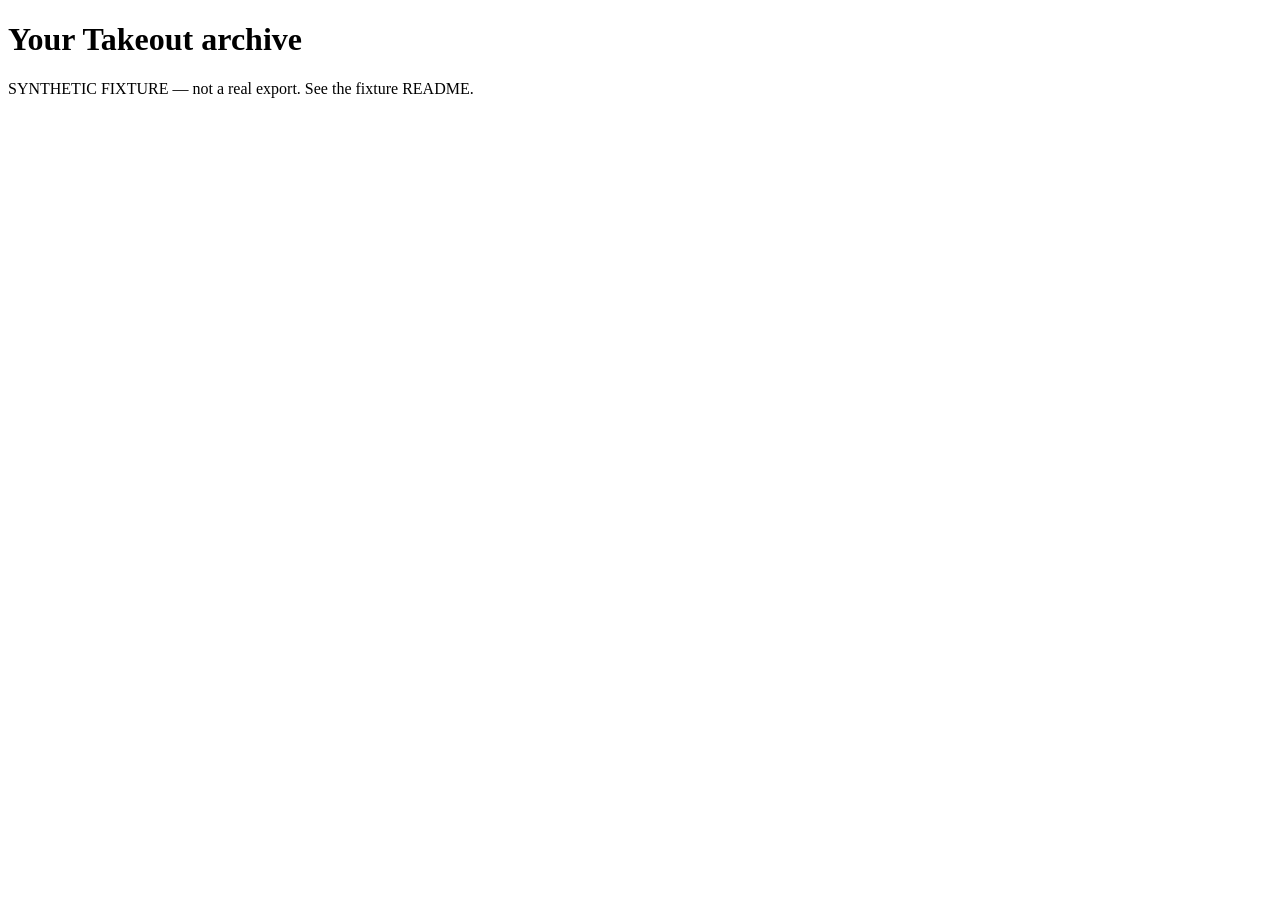
<file: tests/fixtures/google_takeout/sources/takeout-basic/Takeout/archive_browser.html>
<!DOCTYPE html><html><head><meta charset="utf-8"><title>Google Takeout (synthetic fixture)</title></head><body><h1>Your Takeout archive</h1><p>SYNTHETIC FIXTURE — not a real export. See the fixture README.</p></body></html>
</file>
